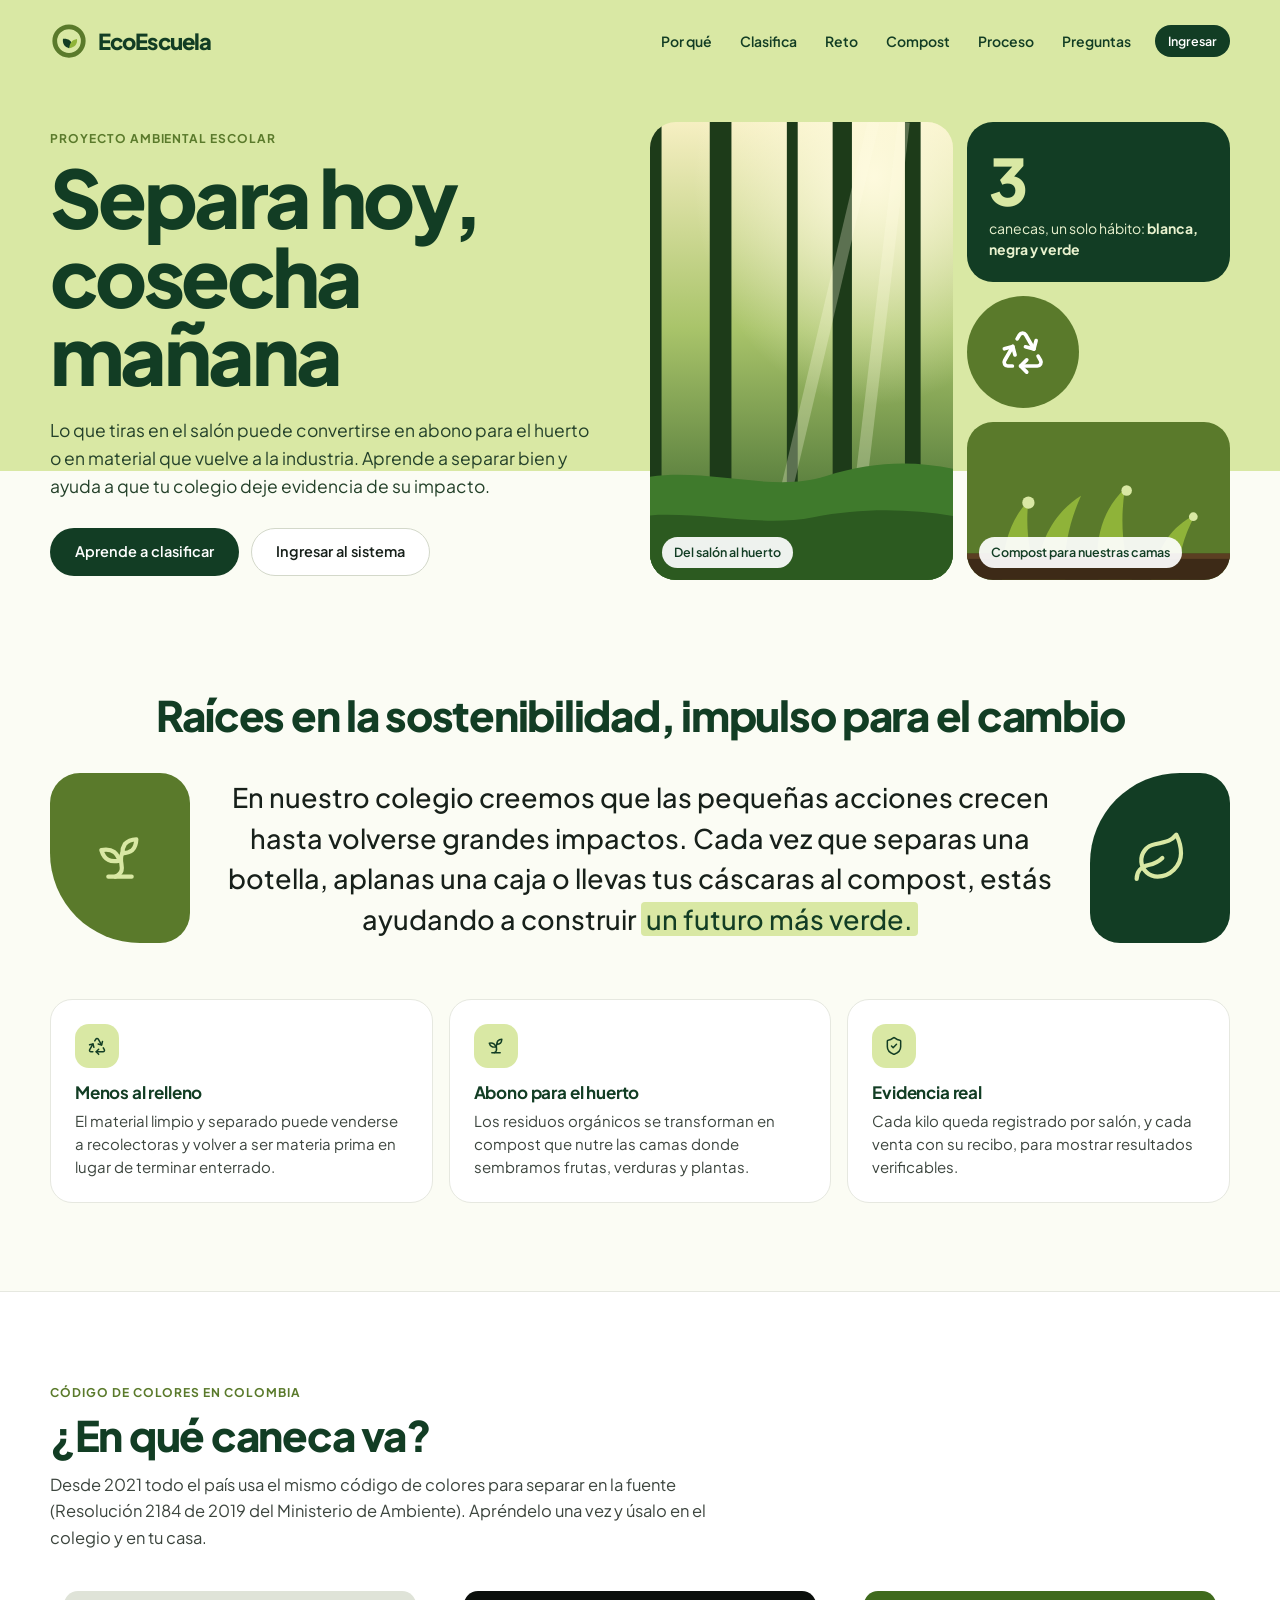
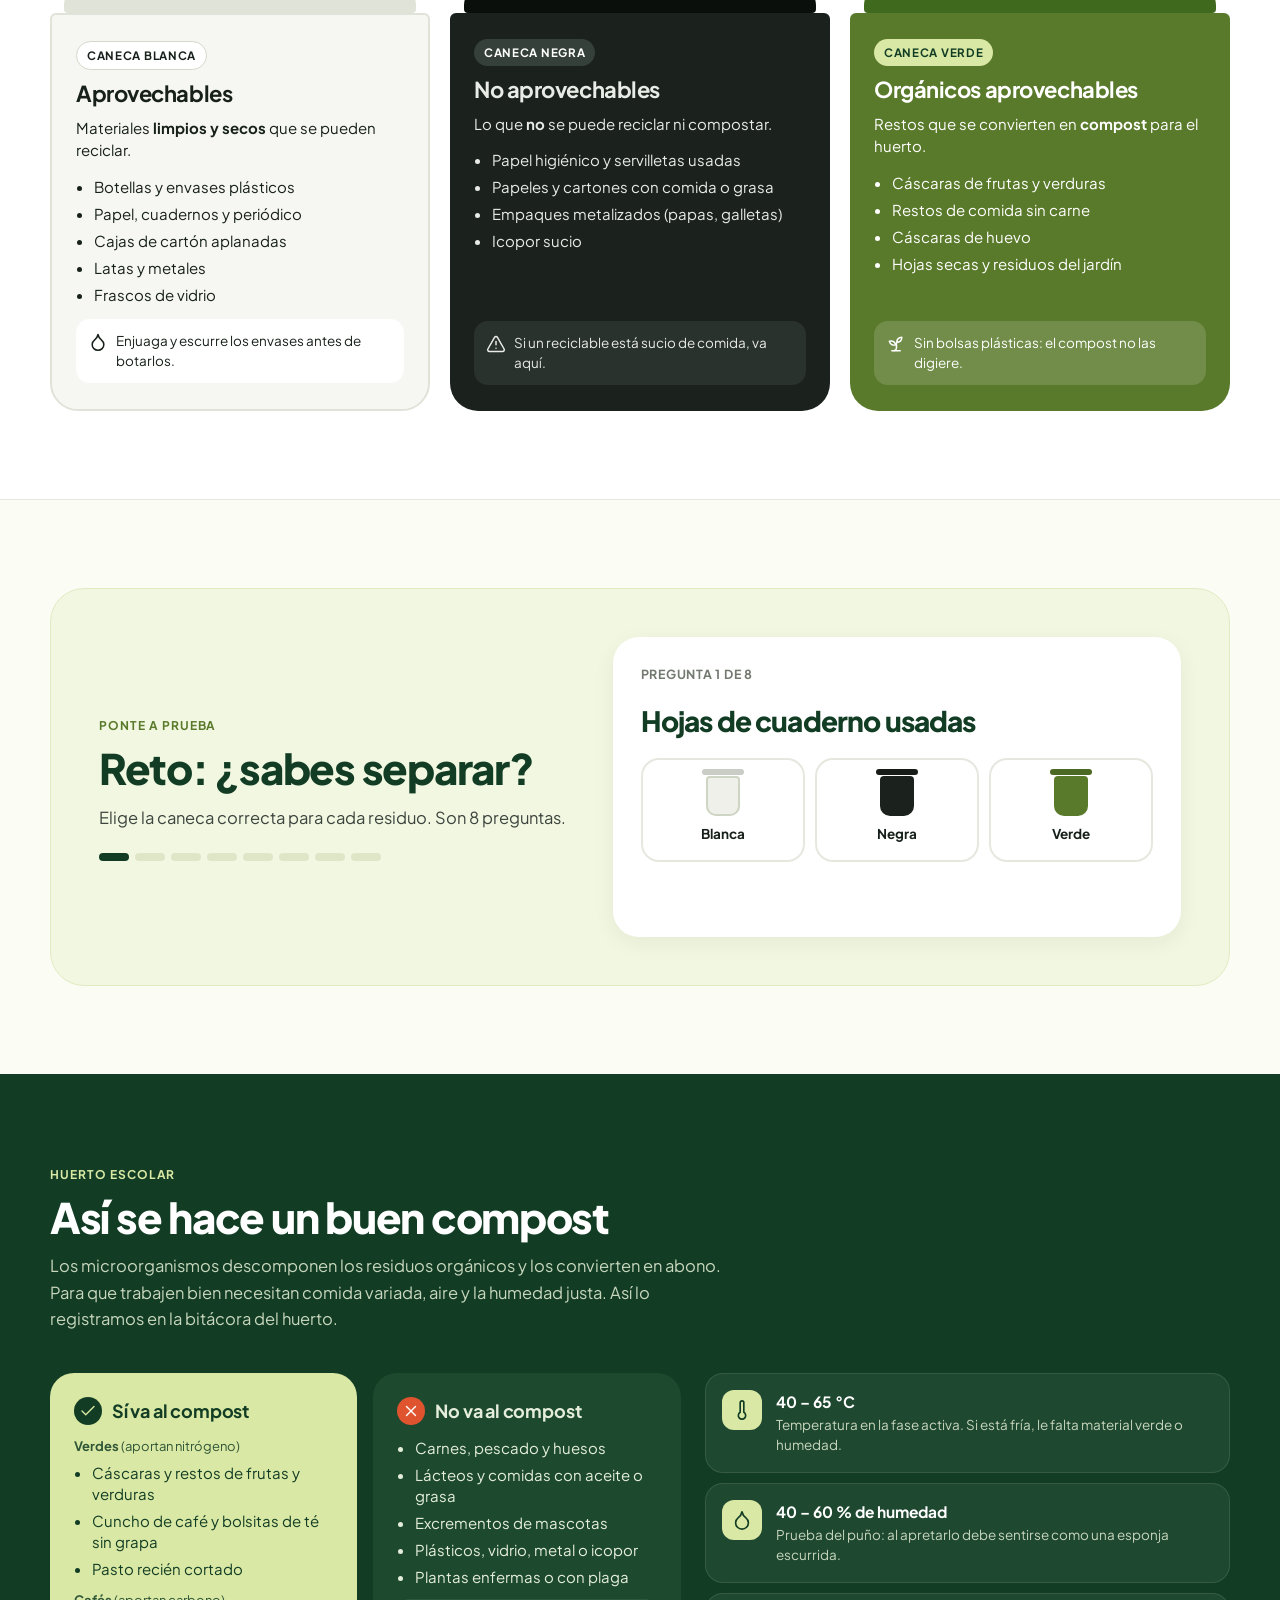
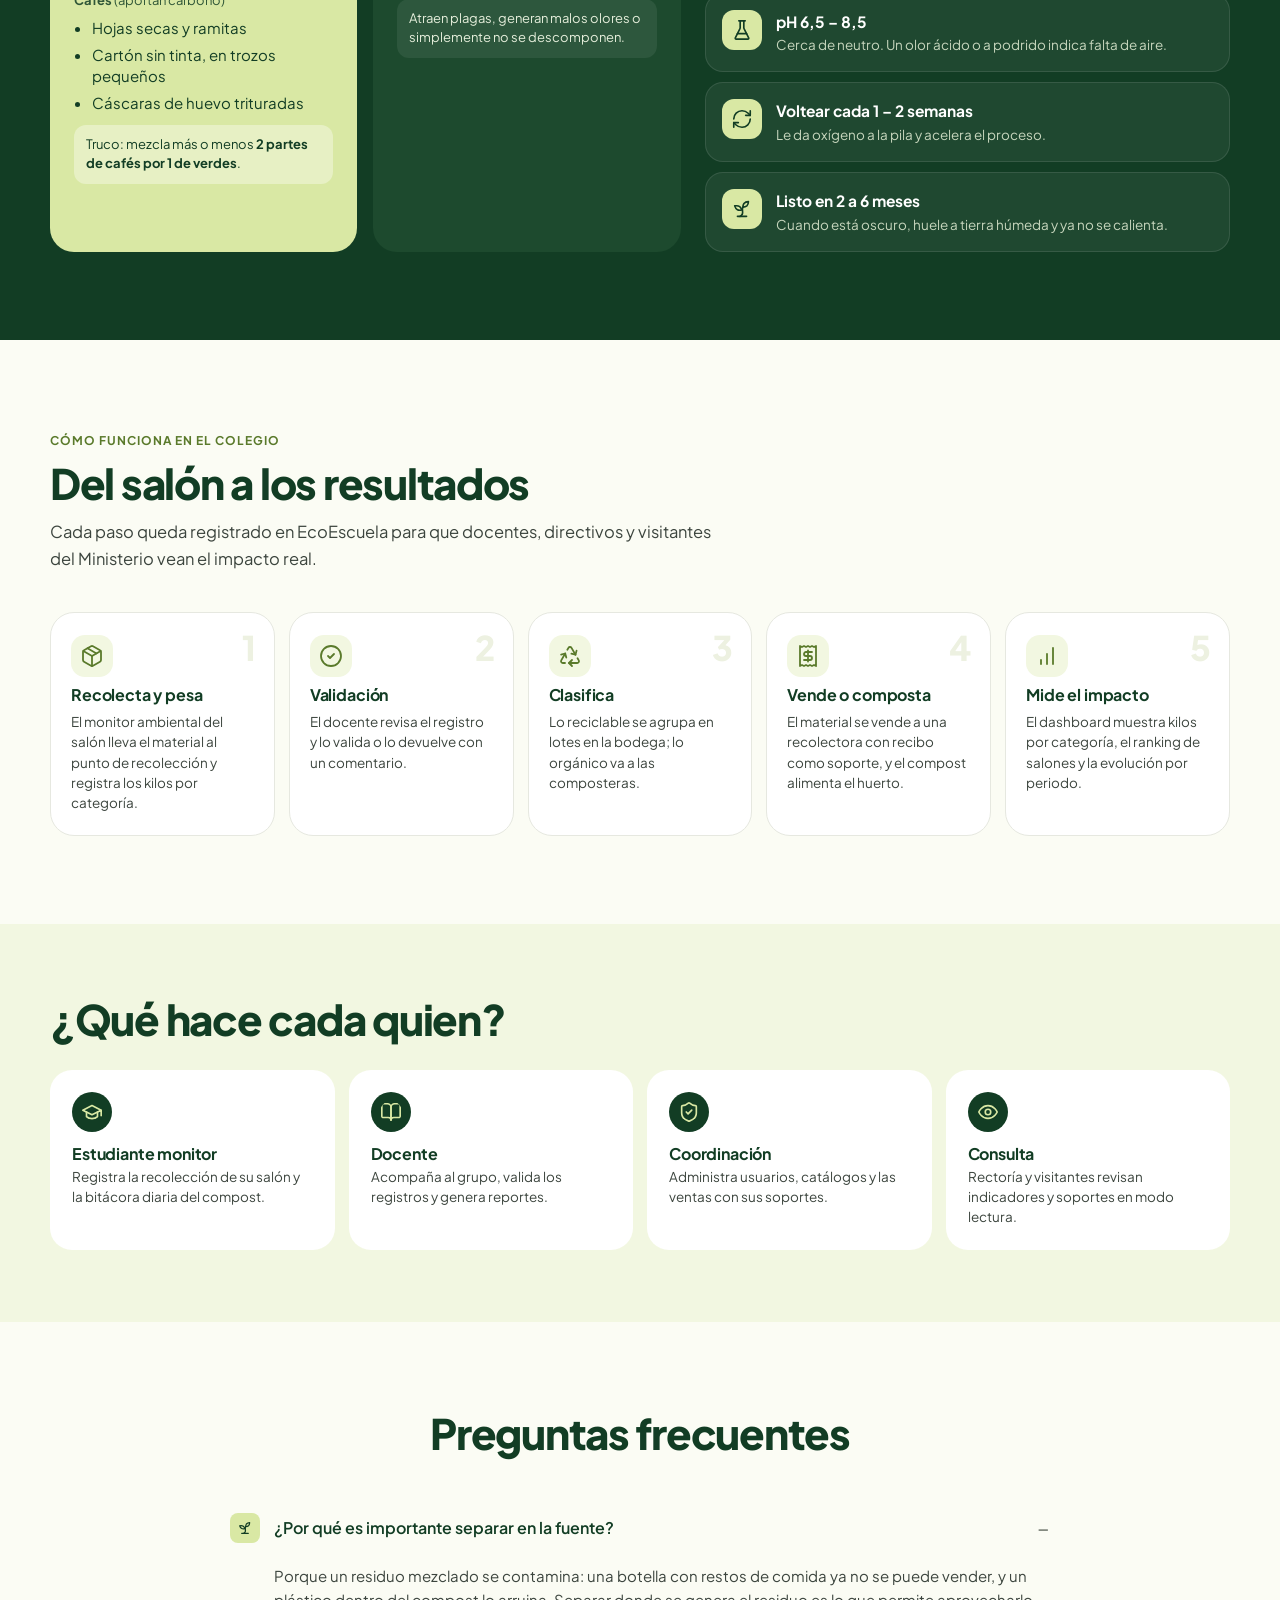
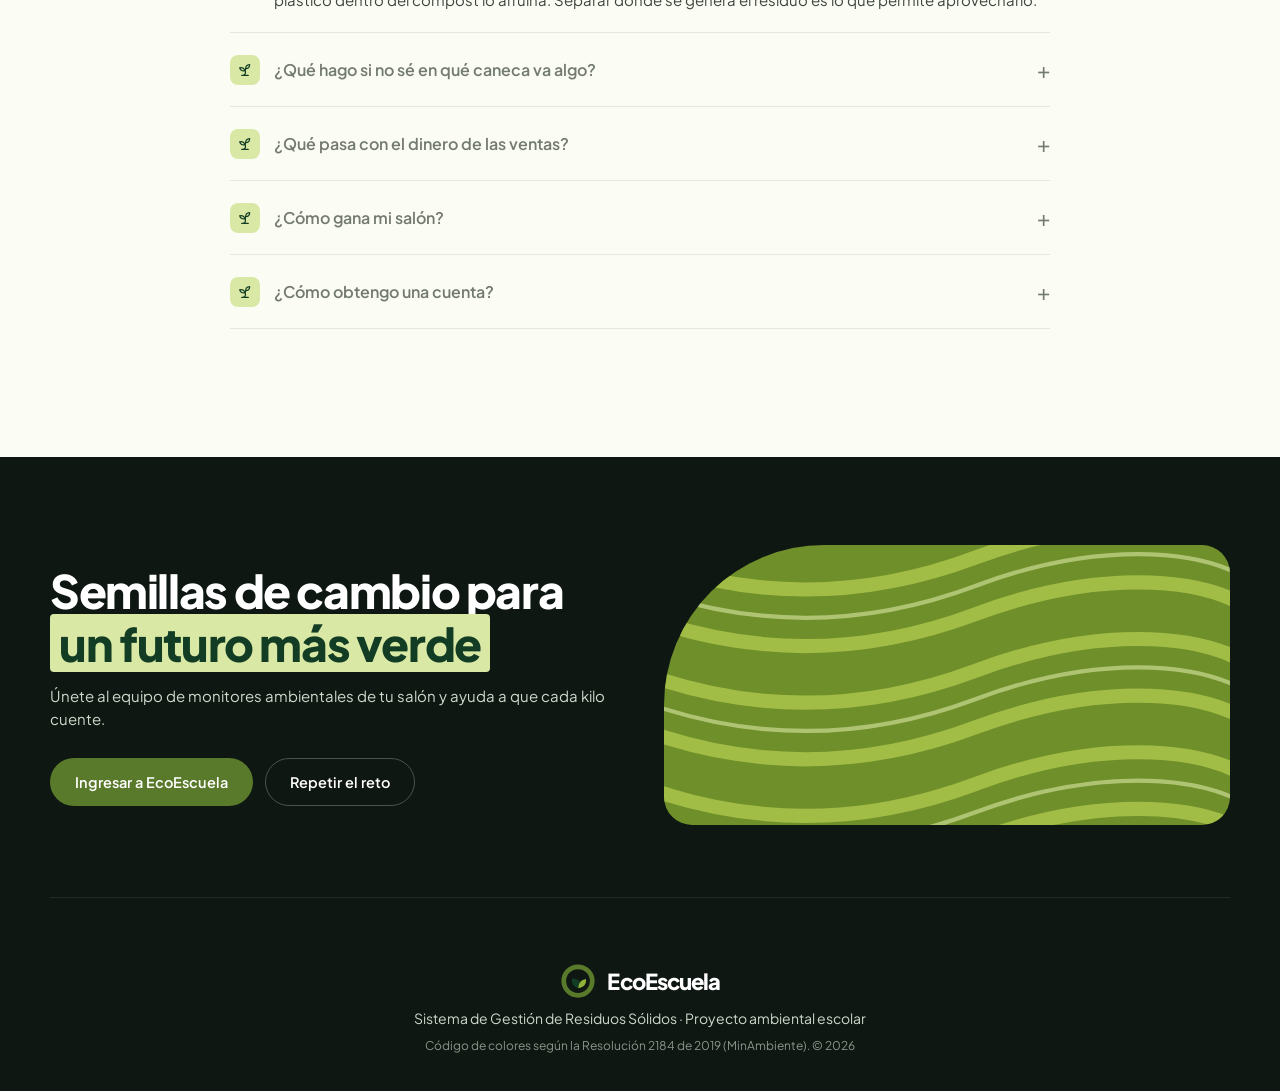
<file: index.html>
<!doctype html>
<html lang="es">
<head>
  <meta charset="utf-8">
  <meta name="viewport" content="width=device-width, initial-scale=1">
  <title>EcoEscuela · Aprende a separar, compostar y reciclar</title>
  <meta name="description" content="Guía para estudiantes: cómo separar los residuos con el código de colores de Colombia, cómo funciona el compost del huerto y cómo participa tu salón.">
  <link rel="icon" href="assets/img/favicon.svg" type="image/svg+xml">
  <link rel="preconnect" href="https://fonts.googleapis.com">
  <link rel="preconnect" href="https://fonts.gstatic.com" crossorigin>
  <link href="https://fonts.googleapis.com/css2?family=Plus+Jakarta+Sans:wght@400;500;600;700;800&display=swap" rel="stylesheet">
  <link rel="stylesheet" href="src/styles/tokens.css">
  <link rel="stylesheet" href="src/styles/base.css">
  <link rel="stylesheet" href="src/styles/components.css">
  <link rel="stylesheet" href="src/styles/pages/landing.css">
</head>
<body class="landing">

  <!-- ============ HERO ============ -->
  <header class="lp-hero" id="inicio">
    <nav class="lp-nav lp-wrap" aria-label="Principal">
      <a class="lp-logo" href="#inicio" data-logo aria-label="EcoEscuela"></a>
      <button class="lp-nav__toggle icon-btn" type="button" aria-expanded="false" aria-controls="lp-menu" aria-label="Abrir menú" data-icon="sliders"></button>
      <div class="lp-nav__links" id="lp-menu">
        <a href="#por-que">Por qué</a>
        <a href="#clasifica">Clasifica</a>
        <a href="#reto">Reto</a>
        <a href="#compost">Compost</a>
        <a href="#proceso">Proceso</a>
        <a href="#preguntas">Preguntas</a>
        <a class="btn btn--dark btn--sm" href="login.html">Ingresar</a>
      </div>
    </nav>

    <div class="lp-hero__grid lp-wrap">
      <div class="lp-hero__copy">
        <span class="lp-eyebrow">Proyecto ambiental escolar</span>
        <h1 class="lp-hero__title">Separa hoy, cosecha mañana</h1>
        <p class="lp-hero__lead">Lo que tiras en el salón puede convertirse en abono para el huerto o en material que vuelve a la industria. Aprende a separar bien y ayuda a que tu colegio deje evidencia de su impacto.</p>
        <div class="lp-hero__cta">
          <a class="btn btn--dark" href="#clasifica">Aprende a clasificar</a>
          <a class="btn btn--outline" href="login.html">Ingresar al sistema</a>
        </div>
      </div>

      <div class="lp-hero__art" aria-hidden="true">
        <figure class="lp-tile lp-tile--tall">
          <svg viewBox="0 0 300 380" preserveAspectRatio="xMidYMid slice">
            <defs>
              <linearGradient id="sky" x1="0" y1="0" x2="0" y2="1"><stop offset="0" stop-color="#f6efc2"/><stop offset=".45" stop-color="#a9c46a"/><stop offset="1" stop-color="#2f5a26"/></linearGradient>
              <radialGradient id="sun" cx=".7" cy=".12" r=".5"><stop offset="0" stop-color="#fffbe0" stop-opacity=".95"/><stop offset="1" stop-color="#fffbe0" stop-opacity="0"/></radialGradient>
            </defs>
            <rect width="300" height="380" fill="url(#sky)"/><rect width="300" height="380" fill="url(#sun)"/>
            <g fill="#1d3b19">
              <rect x="22" y="0" width="12" height="380"/><rect x="74" y="0" width="18" height="380"/><rect x="138" y="0" width="9" height="380"/>
              <rect x="176" y="0" width="16" height="380"/><rect x="236" y="0" width="13" height="380"/><rect x="276" y="0" width="20" height="380"/>
            </g>
            <g stroke="#fffbe0" stroke-opacity=".28" stroke-width="10"><line x1="210" y1="0" x2="120" y2="380"/><line x1="235" y1="0" x2="190" y2="380"/></g>
            <path d="M0 300c60-20 120 10 170-6s90-12 130 0v86H0z" fill="#3f7a2c"/>
            <path d="M0 330c50-12 110 8 160-2s100-6 140 4v48H0z" fill="#2c5a20"/>
          </svg>
          <figcaption>Del salón al huerto</figcaption>
        </figure>
        <div class="lp-tile lp-tile--stat">
          <span class="lp-tile__big">3</span>
          <span>canecas, un solo hábito: <b>blanca, negra y verde</b></span>
        </div>
        <div class="lp-tile lp-tile--round" data-icon="recycle"></div>
        <figure class="lp-tile lp-tile--wide">
          <svg viewBox="0 0 300 180" preserveAspectRatio="xMidYMid slice">
            <rect width="300" height="180" fill="#5a7a2b"/>
            <g fill="#8fb339">
              <path d="M40 180c0-40 10-70 30-90-4 34 2 62 10 90z"/><path d="M78 180c4-50 26-80 52-96-16 36-20 66-18 96z"/>
              <path d="M150 180c-6-44 4-80 30-104-6 40-2 72 8 104z"/><path d="M210 180c6-36 24-62 50-74-14 26-20 50-18 74z"/>
            </g>
            <g fill="#d9e8a4"><circle cx="70" cy="92" r="7"/><circle cx="182" cy="78" r="6"/><circle cx="258" cy="108" r="5"/></g>
            <rect y="150" width="300" height="30" fill="#3d2a17"/><rect y="150" width="300" height="6" fill="#5b3f22"/>
          </svg>
          <figcaption>Compost para nuestras camas</figcaption>
        </figure>
      </div>
    </div>
  </header>

  <!-- ============ POR QUÉ ============ -->
  <section class="lp-section lp-statement lp-wrap" id="por-que">
    <h2 class="lp-h2">Raíces en la sostenibilidad, impulso para el cambio</h2>
    <div class="lp-statement__body">
      <span class="lp-blob lp-blob--left" aria-hidden="true" data-icon="sprout"></span>
      <p>En nuestro colegio creemos que las pequeñas acciones crecen hasta volverse grandes impactos. Cada vez que separas una botella, aplanas una caja o llevas tus cáscaras al compost, estás ayudando a construir <mark>un futuro más verde.</mark></p>
      <span class="lp-blob lp-blob--right" aria-hidden="true" data-icon="leaf"></span>
    </div>
    <div class="lp-facts">
      <article><span class="lp-facts__icon" data-icon="recycle"></span><h3>Menos al relleno</h3><p>El material limpio y separado puede venderse a recolectoras y volver a ser materia prima en lugar de terminar enterrado.</p></article>
      <article><span class="lp-facts__icon" data-icon="sprout"></span><h3>Abono para el huerto</h3><p>Los residuos orgánicos se transforman en compost que nutre las camas donde sembramos frutas, verduras y plantas.</p></article>
      <article><span class="lp-facts__icon" data-icon="shield"></span><h3>Evidencia real</h3><p>Cada kilo queda registrado por salón, y cada venta con su recibo, para mostrar resultados verificables.</p></article>
    </div>
  </section>

  <!-- ============ CLASIFICA ============ -->
  <section class="lp-section lp-sorting" id="clasifica">
    <div class="lp-wrap">
      <div class="lp-section__head">
        <span class="lp-eyebrow">Código de colores en Colombia</span>
        <h2 class="lp-h2">¿En qué caneca va?</h2>
        <p class="lp-lead">Desde 2021 todo el país usa el mismo código de colores para separar en la fuente (Resolución 2184 de 2019 del Ministerio de Ambiente). Apréndelo una vez y úsalo en el colegio y en tu casa.</p>
      </div>
      <div class="lp-bins">
        <article class="lp-bin lp-bin--white">
          <div class="lp-bin__lid"></div>
          <div class="lp-bin__body">
            <span class="lp-bin__tag">Caneca blanca</span>
            <h3>Aprovechables</h3>
            <p>Materiales <b>limpios y secos</b> que se pueden reciclar.</p>
            <ul><li>Botellas y envases plásticos</li><li>Papel, cuadernos y periódico</li><li>Cajas de cartón aplanadas</li><li>Latas y metales</li><li>Frascos de vidrio</li></ul>
            <p class="lp-bin__tip"><span data-icon="droplet"></span>Enjuaga y escurre los envases antes de botarlos.</p>
          </div>
        </article>
        <article class="lp-bin lp-bin--black">
          <div class="lp-bin__lid"></div>
          <div class="lp-bin__body">
            <span class="lp-bin__tag">Caneca negra</span>
            <h3>No aprovechables</h3>
            <p>Lo que <b>no</b> se puede reciclar ni compostar.</p>
            <ul><li>Papel higiénico y servilletas usadas</li><li>Papeles y cartones con comida o grasa</li><li>Empaques metalizados (papas, galletas)</li><li>Icopor sucio</li></ul>
            <p class="lp-bin__tip"><span data-icon="alert"></span>Si un reciclable está sucio de comida, va aquí.</p>
          </div>
        </article>
        <article class="lp-bin lp-bin--green">
          <div class="lp-bin__lid"></div>
          <div class="lp-bin__body">
            <span class="lp-bin__tag">Caneca verde</span>
            <h3>Orgánicos aprovechables</h3>
            <p>Restos que se convierten en <b>compost</b> para el huerto.</p>
            <ul><li>Cáscaras de frutas y verduras</li><li>Restos de comida sin carne</li><li>Cáscaras de huevo</li><li>Hojas secas y residuos del jardín</li></ul>
            <p class="lp-bin__tip"><span data-icon="sprout"></span>Sin bolsas plásticas: el compost no las digiere.</p>
          </div>
        </article>
      </div>
    </div>
  </section>

  <!-- ============ RETO ============ -->
  <section class="lp-section lp-wrap" id="reto">
    <div class="lp-quiz">
      <div class="lp-quiz__intro">
        <span class="lp-eyebrow">Ponte a prueba</span>
        <h2 class="lp-h2">Reto: ¿sabes separar?</h2>
        <p class="lp-lead">Elige la caneca correcta para cada residuo. Son 8 preguntas.</p>
        <div class="lp-quiz__score" data-quiz="score" aria-live="polite"></div>
      </div>
      <div class="lp-quiz__card" data-quiz="card"></div>
    </div>
  </section>

  <!-- ============ COMPOST ============ -->
  <section class="lp-section lp-compost" id="compost">
    <div class="lp-wrap">
      <div class="lp-section__head">
        <span class="lp-eyebrow">Huerto escolar</span>
        <h2 class="lp-h2">Así se hace un buen compost</h2>
        <p class="lp-lead">Los microorganismos descomponen los residuos orgánicos y los convierten en abono. Para que trabajen bien necesitan comida variada, aire y la humedad justa. Así lo registramos en la bitácora del huerto.</p>
      </div>
      <div class="lp-compost__grid">
        <div class="lp-compost__lists">
          <article class="lp-list lp-list--yes">
            <h3><span data-icon="check"></span>Sí va al compost</h3>
            <p class="lp-list__sub"><b>Verdes</b> (aportan nitrógeno)</p>
            <ul><li>Cáscaras y restos de frutas y verduras</li><li>Cuncho de café y bolsitas de té sin grapa</li><li>Pasto recién cortado</li></ul>
            <p class="lp-list__sub"><b>Cafés</b> (aportan carbono)</p>
            <ul><li>Hojas secas y ramitas</li><li>Cartón sin tinta, en trozos pequeños</li><li>Cáscaras de huevo trituradas</li></ul>
            <p class="lp-note">Truco: mezcla más o menos <b>2 partes de cafés por 1 de verdes</b>.</p>
          </article>
          <article class="lp-list lp-list--no">
            <h3><span data-icon="x"></span>No va al compost</h3>
            <ul><li>Carnes, pescado y huesos</li><li>Lácteos y comidas con aceite o grasa</li><li>Excrementos de mascotas</li><li>Plásticos, vidrio, metal o icopor</li><li>Plantas enfermas o con plaga</li></ul>
            <p class="lp-note">Atraen plagas, generan malos olores o simplemente no se descomponen.</p>
          </article>
        </div>
        <div class="lp-params">
          <article><span data-icon="thermometer"></span><div><b>40 – 65 °C</b><p>Temperatura en la fase activa. Si está fría, le falta material verde o humedad.</p></div></article>
          <article><span data-icon="droplet"></span><div><b>40 – 60 % de humedad</b><p>Prueba del puño: al apretarlo debe sentirse como una esponja escurrida.</p></div></article>
          <article><span data-icon="flask"></span><div><b>pH 6,5 – 8,5</b><p>Cerca de neutro. Un olor ácido o a podrido indica falta de aire.</p></div></article>
          <article><span data-icon="refresh"></span><div><b>Voltear cada 1 – 2 semanas</b><p>Le da oxígeno a la pila y acelera el proceso.</p></div></article>
          <article><span data-icon="sprout"></span><div><b>Listo en 2 a 6 meses</b><p>Cuando está oscuro, huele a tierra húmeda y ya no se calienta.</p></div></article>
        </div>
      </div>
    </div>
  </section>

  <!-- ============ PROCESO ============ -->
  <section class="lp-section lp-wrap" id="proceso">
    <div class="lp-section__head">
      <span class="lp-eyebrow">Cómo funciona en el colegio</span>
      <h2 class="lp-h2">Del salón a los resultados</h2>
      <p class="lp-lead">Cada paso queda registrado en EcoEscuela para que docentes, directivos y visitantes del Ministerio vean el impacto real.</p>
    </div>
    <ol class="lp-steps">
      <li><span class="lp-steps__n">1</span><span data-icon="package"></span><h3>Recolecta y pesa</h3><p>El monitor ambiental del salón lleva el material al punto de recolección y registra los kilos por categoría.</p></li>
      <li><span class="lp-steps__n">2</span><span data-icon="check-circle"></span><h3>Validación</h3><p>El docente revisa el registro y lo valida o lo devuelve con un comentario.</p></li>
      <li><span class="lp-steps__n">3</span><span data-icon="recycle"></span><h3>Clasifica</h3><p>Lo reciclable se agrupa en lotes en la bodega; lo orgánico va a las composteras.</p></li>
      <li><span class="lp-steps__n">4</span><span data-icon="receipt"></span><h3>Vende o composta</h3><p>El material se vende a una recolectora con recibo como soporte, y el compost alimenta el huerto.</p></li>
      <li><span class="lp-steps__n">5</span><span data-icon="chart"></span><h3>Mide el impacto</h3><p>El dashboard muestra kilos por categoría, el ranking de salones y la evolución por periodo.</p></li>
    </ol>
  </section>

  <!-- ============ ROLES ============ -->
  <section class="lp-section lp-roles">
    <div class="lp-wrap">
      <div class="lp-section__head">
        <h2 class="lp-h2">¿Qué hace cada quien?</h2>
      </div>
      <div class="lp-roles__grid">
        <article><span data-icon="school"></span><h3>Estudiante monitor</h3><p>Registra la recolección de su salón y la bitácora diaria del compost.</p></article>
        <article><span data-icon="book"></span><h3>Docente</h3><p>Acompaña al grupo, valida los registros y genera reportes.</p></article>
        <article><span data-icon="shield"></span><h3>Coordinación</h3><p>Administra usuarios, catálogos y las ventas con sus soportes.</p></article>
        <article><span data-icon="eye"></span><h3>Consulta</h3><p>Rectoría y visitantes revisan indicadores y soportes en modo lectura.</p></article>
      </div>
    </div>
  </section>

  <!-- ============ PREGUNTAS ============ -->
  <section class="lp-section lp-wrap lp-faq" id="preguntas">
    <h2 class="lp-h2" style="text-align:center">Preguntas frecuentes</h2>
    <div class="lp-faq__list">
      <details open>
        <summary><span class="lp-faq__icon" data-icon="sprout"></span>¿Por qué es importante separar en la fuente?</summary>
        <p>Porque un residuo mezclado se contamina: una botella con restos de comida ya no se puede vender, y un plástico dentro del compost lo arruina. Separar donde se genera el residuo es lo que permite aprovecharlo.</p>
      </details>
      <details>
        <summary><span class="lp-faq__icon" data-icon="sprout"></span>¿Qué hago si no sé en qué caneca va algo?</summary>
        <p>Pregúntate: ¿está limpio y seco y es plástico, papel, cartón, vidrio o metal? → blanca. ¿Es un resto de comida o del jardín? → verde. ¿Está sucio o es papel higiénico, servilleta o empaque metalizado? → negra. Si dudas, pregúntale al monitor ambiental de tu salón.</p>
      </details>
      <details>
        <summary><span class="lp-faq__icon" data-icon="sprout"></span>¿Qué pasa con el dinero de las ventas?</summary>
        <p>Cada venta queda registrada con la recolectora, los kilos, el precio y una foto o PDF del recibo. Esos soportes son evidencia del proyecto ante el Ministerio y el colegio decide cómo reinvertir los recursos.</p>
      </details>
      <details>
        <summary><span class="lp-faq__icon" data-icon="sprout"></span>¿Cómo gana mi salón?</summary>
        <p>El dashboard muestra un ranking de salones por kilos reciclados en cada periodo. Mientras mejor separen, más material válido suman.</p>
      </details>
      <details>
        <summary><span class="lp-faq__icon" data-icon="sprout"></span>¿Cómo obtengo una cuenta?</summary>
        <p>Las cuentas las crea la coordinación del proyecto. Si eres monitor ambiental de tu salón, pídesela a tu docente.</p>
      </details>
    </div>
  </section>

  <!-- ============ CTA OSCURO ============ -->
  <section class="lp-dark">
    <div class="lp-wrap lp-dark__grid">
      <div>
        <h2 class="lp-dark__title">Semillas de cambio para <mark>un futuro más verde</mark></h2>
        <p>Únete al equipo de monitores ambientales de tu salón y ayuda a que cada kilo cuente.</p>
        <div class="lp-hero__cta">
          <a class="btn btn--primary" href="login.html">Ingresar a EcoEscuela</a>
          <a class="btn lp-btn-ghost-light" href="#reto">Repetir el reto</a>
        </div>
      </div>
      <figure class="lp-dark__art" aria-hidden="true">
        <svg viewBox="0 0 400 260" preserveAspectRatio="xMidYMid slice">
          <rect width="400" height="260" fill="#6f8f2a"/>
          <g stroke="#a7c24a" stroke-width="10" fill="none" opacity=".9">
            <path d="M-20 40c80 30 160 30 240 0s160-30 200 0"/><path d="M-20 80c80 30 160 30 240 0s160-30 200 0"/>
            <path d="M-20 120c80 30 160 30 240 0s160-30 200 0"/><path d="M-20 160c80 30 160 30 240 0s160-30 200 0"/>
            <path d="M-20 200c80 30 160 30 240 0s160-30 200 0"/><path d="M-20 240c80 30 160 30 240 0s160-30 200 0"/>
          </g>
          <g stroke="#d9e8a4" stroke-width="3" fill="none" opacity=".6">
            <path d="M-20 60c80 30 160 30 240 0s160-30 200 0"/><path d="M-20 140c80 30 160 30 240 0s160-30 200 0"/><path d="M-20 220c80 30 160 30 240 0s160-30 200 0"/>
          </g>
        </svg>
      </figure>
    </div>
    <footer class="lp-footer lp-wrap">
      <a class="lp-logo lp-logo--light" href="#inicio" data-logo aria-label="EcoEscuela"></a>
      <p>Sistema de Gestión de Residuos Sólidos · Proyecto ambiental escolar</p>
      <p class="lp-footer__small">Código de colores según la Resolución 2184 de 2019 (MinAmbiente). © <span data-year></span></p>
    </footer>
  </section>

  <script type="module" src="src/pages/landing.js"></script>
</body>
</html>
</file>
<file: src/styles/tokens.css>
/* =========================================================
   TOKENS DE DISEÑO — EcoEscuela
   Cambia aquí colores, radios y sombras: todo el sistema los usa.
   ========================================================= */
:root {
  --font-sans: "Plus Jakarta Sans", system-ui, -apple-system, "Segoe UI", Roboto, sans-serif;

  /* Superficies */
  --c-bg: #f2f3ee;
  --c-surface: #ffffff;
  --c-surface-2: #f7f8f4;
  --c-surface-3: #eef0e9;
  --c-border: #e6e8e0;
  --c-border-strong: #d3d8ca;

  /* Texto */
  --c-text: #17201a;
  --c-text-2: #3c453e;
  --c-muted: #737a70;

  /* Marca */
  --c-primary: #5a7a2b;
  --c-primary-hover: #4a6721;
  --c-primary-soft: #eaf1dc;
  --c-lime: #d9e8a4;
  --c-lime-soft: #f2f7e1;
  --c-forest: #123d24;
  --c-ink: #0f1712;

  /* Estados */
  --c-danger: #e0532f;
  --c-danger-soft: #fdebe5;
  --c-warning: #c98315;
  --c-warning-soft: #fdf3e1;
  --c-info: #3a7bbf;
  --c-info-soft: #e6f0fa;
  --c-success: #4b8f2c;
  --c-success-soft: #e7f4df;

  /* Forma */
  --radius-sm: 10px;
  --radius: 14px;
  --radius-lg: 20px;
  --radius-xl: 28px;
  --radius-pill: 999px;

  --shadow-sm: 0 1px 2px rgba(20, 30, 20, .05);
  --shadow: 0 6px 22px rgba(20, 35, 20, .06);
  --shadow-lg: 0 28px 70px rgba(15, 30, 15, .20);

  /* Texturas (barras rayadas como en la referencia) */
  --hatch: repeating-linear-gradient(135deg, #e2e5dc 0 2px, #f5f6f2 2px 6px);
  --hatch-primary: repeating-linear-gradient(135deg, #5a7a2b 0 2px, #71913d 2px 6px);

  --ease: cubic-bezier(.2, .7, .2, 1);
  --topbar-h: 76px;
}
</file>
<file: src/styles/base.css>
/* =========================================================
   BASE — reset, tipografía y utilidades
   ========================================================= */
*, *::before, *::after { box-sizing: border-box; }

html { -webkit-text-size-adjust: 100%; }

body {
  margin: 0;
  font-family: var(--font-sans);
  font-size: 14px;
  line-height: 1.5;
  color: var(--c-text);
  background: var(--c-bg);
  -webkit-font-smoothing: antialiased;
}

h1, h2, h3, h4 { margin: 0; line-height: 1.2; letter-spacing: -.01em; }
p { margin: 0; }
a { color: inherit; }
img, svg { display: block; max-width: 100%; }
button, input, select, textarea { font: inherit; color: inherit; }
button { cursor: pointer; }
[hidden] { display: none !important; }

.icon { flex-shrink: 0; }

/* Utilidades */
.text-muted { color: var(--c-muted); }
.text-sm { font-size: 12.5px; }
.text-xs { font-size: 11.5px; }
.text-right { text-align: right; }
.fw-600 { font-weight: 600; }
.fw-700 { font-weight: 700; }
.nowrap { white-space: nowrap; }
.mono { font-variant-numeric: tabular-nums; }
.stack { display: flex; flex-direction: column; gap: 16px; }
.row { display: flex; align-items: center; gap: 10px; }
.row--wrap { flex-wrap: wrap; }
.row--between { justify-content: space-between; }
.grow { flex: 1; min-width: 0; }
.sr-only {
  position: absolute; width: 1px; height: 1px; padding: 0; margin: -1px;
  overflow: hidden; clip: rect(0, 0, 0, 0); white-space: nowrap; border: 0;
}

:focus-visible { outline: 2px solid var(--c-primary); outline-offset: 2px; }
</file>
<file: src/styles/components.css>
/* =========================================================
   COMPONENTES COMPARTIDOS
   Botones, formularios, cards, tablas, badges, tabs, modales,
   toasts, paginación. Úsalos en cualquier módulo.
   ========================================================= */

/* ---------- Botones ---------- */
.btn {
  display: inline-flex; align-items: center; justify-content: center; gap: 8px;
  height: 40px; padding: 0 18px;
  border: 1px solid transparent; border-radius: var(--radius-pill);
  font-weight: 600; font-size: 13.5px; white-space: nowrap;
  background: var(--c-surface); color: var(--c-text);
  transition: background .15s var(--ease), border-color .15s, transform .1s;
  text-decoration: none;
}
.btn:active { transform: translateY(1px); }
.btn:disabled { opacity: .55; cursor: not-allowed; }
.btn--primary { background: var(--c-primary); color: #fff; }
.btn--primary:hover:not(:disabled) { background: var(--c-primary-hover); }
.btn--dark { background: var(--c-forest); color: #fff; }
.btn--dark:hover:not(:disabled) { background: #0c2f1b; }
.btn--outline { border-color: var(--c-border-strong); background: var(--c-surface); }
.btn--outline:hover:not(:disabled) { background: var(--c-surface-2); }
.btn--ghost { background: transparent; }
.btn--ghost:hover:not(:disabled) { background: var(--c-surface-3); }
.btn--danger { background: var(--c-danger); color: #fff; }
.btn--danger:hover:not(:disabled) { background: #c8441f; }
.btn--sm { height: 32px; padding: 0 12px; font-size: 12.5px; }
.btn--block { width: 100%; }

.icon-btn {
  display: inline-grid; place-items: center;
  width: 40px; height: 40px; border-radius: 50%;
  border: 1px solid var(--c-border); background: var(--c-surface);
  color: var(--c-text-2); text-decoration: none;
  transition: background .15s;
}
.icon-btn:hover { background: var(--c-surface-3); }
.icon-btn--sm { width: 32px; height: 32px; }
.icon-btn--plain { border-color: transparent; background: transparent; }

/* ---------- Formularios ---------- */
.form-grid { display: grid; grid-template-columns: repeat(2, minmax(0, 1fr)); gap: 14px 16px; }
.form-grid--3 { grid-template-columns: repeat(3, minmax(0, 1fr)); }
.field { display: flex; flex-direction: column; gap: 6px; min-width: 0; }
.field--full { grid-column: 1 / -1; }
.field__label { font-size: 12.5px; font-weight: 600; color: var(--c-text-2); }
.field__label .req { color: var(--c-danger); font-weight: 700; }
.field__help { font-size: 11.5px; color: var(--c-muted); }
.field__error { font-size: 11.5px; color: var(--c-danger); min-height: 0; }
.field__error:empty { display: none; }
.field.has-error .input { border-color: var(--c-danger); background: #fffaf8; }

.input {
  width: 100%; height: 42px; padding: 0 14px;
  border: 1px solid var(--c-border-strong); border-radius: 12px;
  background: var(--c-surface); font-size: 14px;
  transition: border-color .15s, box-shadow .15s;
}
textarea.input { height: auto; padding: 10px 14px; resize: vertical; min-height: 80px; }
select.input {
  appearance: none; padding-right: 36px; cursor: pointer;
  background-image: url("data:image/svg+xml,%3Csvg xmlns='http://www.w3.org/2000/svg' width='14' height='14' viewBox='0 0 24 24' fill='none' stroke='%23737a70' stroke-width='2' stroke-linecap='round' stroke-linejoin='round'%3E%3Cpath d='m6 9 6 6 6-6'/%3E%3C/svg%3E");
  background-repeat: no-repeat; background-position: right 12px center;
}
.input:focus { outline: none; border-color: var(--c-primary); box-shadow: 0 0 0 3px var(--c-primary-soft); }
.input:disabled, .input[readonly] { background: var(--c-surface-2); color: var(--c-muted); }
.input--sm { height: 36px; font-size: 13px; padding: 0 12px; border-radius: 10px; }
.input--color { padding: 4px; width: 64px; cursor: pointer; }

.input-icon { position: relative; }
.input-icon > .icon { position: absolute; left: 13px; top: 50%; transform: translateY(-50%); color: var(--c-muted); pointer-events: none; }
.input-icon > .input { padding-left: 38px; }

/* Interruptor */
.switch { display: inline-flex; align-items: center; gap: 10px; cursor: pointer; font-size: 13.5px; }
.switch input { position: absolute; opacity: 0; pointer-events: none; }
.switch__track {
  position: relative; width: 38px; height: 22px; border-radius: 999px;
  background: var(--c-border-strong); transition: background .15s;
}
.switch__track::after {
  content: ""; position: absolute; top: 3px; left: 3px; width: 16px; height: 16px;
  border-radius: 50%; background: #fff; box-shadow: var(--shadow-sm); transition: transform .15s var(--ease);
}
.switch input:checked + .switch__track { background: var(--c-primary); }
.switch input:checked + .switch__track::after { transform: translateX(16px); }
.switch input:focus-visible + .switch__track { outline: 2px solid var(--c-primary); outline-offset: 2px; }

.checkbox { width: 16px; height: 16px; accent-color: var(--c-primary); cursor: pointer; }

/* ---------- Cards ---------- */
.card {
  background: var(--c-surface); border: 1px solid var(--c-border);
  border-radius: var(--radius-lg); padding: 20px;
}
.card--flush { padding: 0; overflow: hidden; }
.card__head { display: flex; align-items: flex-start; justify-content: space-between; gap: 12px; margin-bottom: 16px; }
.card__title { font-size: 16px; font-weight: 700; }
.card__subtitle { font-size: 12.5px; color: var(--c-muted); margin-top: 2px; }

/* Tarjeta de indicador (estilo referencia) */
.stat {
  position: relative; display: flex; flex-direction: column; gap: 4px;
  background: var(--c-surface); border: 1px solid var(--c-border);
  border-radius: var(--radius-lg); padding: 18px 18px 16px;
  min-height: 138px;
}
.stat__icon {
  width: 36px; height: 36px; display: grid; place-items: center; margin-bottom: 12px;
  color: var(--c-text);
}
.stat__value { font-size: 24px; font-weight: 700; letter-spacing: -.02em; font-variant-numeric: tabular-nums; }
.stat__label { font-size: 12.5px; color: var(--c-muted); line-height: 1.35; max-width: 18ch; }
.stat__chip { position: absolute; top: 16px; right: 16px; }
.stat--accent { background: var(--c-lime-soft); border-color: #e1ebc2; }

.stats-grid { display: grid; grid-template-columns: repeat(4, minmax(0, 1fr)); gap: 14px; }

/* ---------- Badges / chips ---------- */
.badge {
  display: inline-flex; align-items: center; gap: 6px;
  height: 24px; padding: 0 10px; border-radius: var(--radius-pill);
  font-size: 11.5px; font-weight: 600; white-space: nowrap;
  background: var(--c-surface-3); color: var(--c-text-2);
}
.badge::before { content: ""; width: 6px; height: 6px; border-radius: 50%; background: currentColor; opacity: .85; }
.badge--plain::before { display: none; }
.badge--success { background: var(--c-success-soft); color: var(--c-success); }
.badge--warning { background: var(--c-warning-soft); color: var(--c-warning); }
.badge--danger  { background: var(--c-danger-soft); color: var(--c-danger); }
.badge--info    { background: var(--c-info-soft); color: var(--c-info); }
.badge--primary { background: var(--c-primary-soft); color: var(--c-primary); }
.badge--dark    { background: var(--c-forest); color: #fff; }

.chip {
  display: inline-flex; align-items: center; height: 22px; padding: 0 8px; border-radius: 6px;
  font-size: 11px; font-weight: 700; color: #fff; background: var(--c-primary);
}
.chip--danger { background: var(--c-danger); }

.swatch { width: 12px; height: 12px; border-radius: 4px; display: inline-block; flex-shrink: 0; box-shadow: inset 0 0 0 1px rgba(0,0,0,.08); }

/* ---------- Avatar ---------- */
.avatar {
  width: 36px; height: 36px; border-radius: 50%; flex-shrink: 0;
  display: grid; place-items: center;
  background: var(--c-lime); color: var(--c-forest);
  font-weight: 700; font-size: 13px;
}
.avatar--sm { width: 30px; height: 30px; font-size: 11.5px; }

/* ---------- Tablas ---------- */
.table-wrap { overflow-x: auto; }
.table { width: 100%; border-collapse: collapse; font-size: 13.5px; }
.table th {
  text-align: left; font-weight: 600; font-size: 12px; color: var(--c-muted);
  padding: 12px 16px; border-bottom: 1px solid var(--c-border); white-space: nowrap;
  background: var(--c-surface-2);
}
.table td { padding: 13px 16px; border-bottom: 1px solid var(--c-border); vertical-align: middle; }
.table tbody tr:last-child td { border-bottom: 0; }
.table tbody tr:hover td { background: #fafbf8; }
.table .is-right { text-align: right; }
.table .is-center { text-align: center; }
.table .col-actions { width: 1%; white-space: nowrap; text-align: right; }
.table .col-check { width: 1%; }
.table tr.is-muted td { color: var(--c-muted); }
.cell-main { font-weight: 600; }
.cell-sub { font-size: 12px; color: var(--c-muted); }
.cell-user { display: flex; align-items: center; gap: 10px; }

/* ---------- Toolbar / filtros ---------- */
.toolbar { display: flex; flex-wrap: wrap; align-items: flex-end; gap: 10px; }
.toolbar .field { min-width: 150px; }
.toolbar .field--search { flex: 1; min-width: 200px; }

/* ---------- Tabs ---------- */
.tabs {
  display: flex; gap: 4px; padding: 4px; overflow-x: auto;
  background: var(--c-surface); border: 1px solid var(--c-border); border-radius: var(--radius-pill);
  width: max-content; max-width: 100%; scrollbar-width: none;
}
.tabs::-webkit-scrollbar { display: none; }
.tabs__item {
  display: inline-flex; align-items: center; gap: 7px; height: 36px; padding: 0 16px;
  border-radius: var(--radius-pill); text-decoration: none; font-weight: 600; font-size: 13px;
  color: var(--c-muted); white-space: nowrap; border: 0; background: none;
}
.tabs__item:hover { color: var(--c-text); background: var(--c-surface-2); }
.tabs__item.is-active { background: var(--c-primary); color: #fff; }

/* ---------- Paginación ---------- */
.pagination { display: flex; align-items: center; justify-content: space-between; gap: 12px; padding: 12px 16px; border-top: 1px solid var(--c-border); flex-wrap: wrap; }
.pagination__pages { display: flex; gap: 4px; }
.pagination__btn {
  min-width: 32px; height: 32px; padding: 0 8px; border-radius: 9px;
  border: 1px solid var(--c-border); background: var(--c-surface); font-size: 12.5px; font-weight: 600;
}
.pagination__btn.is-active { background: var(--c-forest); color: #fff; border-color: var(--c-forest); }
.pagination__btn:disabled { opacity: .45; cursor: not-allowed; }

/* ---------- Estados vacíos / carga ---------- */
.loader { display: flex; align-items: center; justify-content: center; gap: 10px; padding: 48px 16px; color: var(--c-muted); }
.spinner {
  width: 18px; height: 18px; border-radius: 50%;
  border: 2px solid var(--c-border-strong); border-top-color: var(--c-primary);
  animation: spin .8s linear infinite;
}
@keyframes spin { to { transform: rotate(360deg); } }

.empty { display: flex; flex-direction: column; align-items: center; text-align: center; gap: 8px; padding: 48px 20px; color: var(--c-muted); }
.empty__icon { width: 52px; height: 52px; border-radius: 16px; display: grid; place-items: center; background: var(--c-surface-3); color: var(--c-text-2); margin-bottom: 4px; }
.empty__title { color: var(--c-text); font-weight: 700; font-size: 15px; }

.alert { display: flex; gap: 10px; align-items: flex-start; padding: 12px 14px; border-radius: 12px; font-size: 13px; background: var(--c-info-soft); color: #20527f; }
.alert--warning { background: var(--c-warning-soft); color: #8a5a0c; }
.alert--danger { background: var(--c-danger-soft); color: #a03516; }
.alert--success { background: var(--c-success-soft); color: #2f6619; }

/* ---------- Modal (dialog nativo) ---------- */
.modal {
  width: min(560px, calc(100vw - 24px)); max-height: calc(100dvh - 32px);
  padding: 0; border: 0; border-radius: var(--radius-xl);
  background: var(--c-surface); color: var(--c-text); box-shadow: var(--shadow-lg);
  overflow: hidden; display: flex; flex-direction: column;
}
.modal:not([open]) { display: none; }
.modal--sm { width: min(440px, calc(100vw - 24px)); }
.modal--lg { width: min(860px, calc(100vw - 24px)); }
.modal--xl { width: min(1040px, calc(100vw - 24px)); }
.modal::backdrop { background: rgba(14, 24, 16, .45); backdrop-filter: blur(3px); }
.modal[open] { animation: modal-in .22s var(--ease); }
@keyframes modal-in { from { opacity: 0; transform: translateY(12px) scale(.98); } }
.modal__header { display: flex; align-items: flex-start; justify-content: space-between; gap: 16px; padding: 22px 24px 6px; }
.modal__title { font-size: 18px; font-weight: 700; }
.modal__subtitle { font-size: 13px; color: var(--c-muted); margin-top: 4px; }
.modal__content { display: flex; flex-direction: column; min-height: 0; flex: 1; }
.modal__form { display: flex; flex-direction: column; min-height: 0; flex: 1; }
.modal__body { padding: 16px 24px 20px; overflow-y: auto; }
.modal__footer {
  display: flex; justify-content: flex-end; gap: 10px; flex-wrap: wrap;
  padding: 14px 24px; border-top: 1px solid var(--c-border); background: var(--c-surface-2);
}
.modal__footer .spacer { margin-right: auto; }

/* ---------- Toasts ---------- */
.toast-region { position: fixed; z-index: 1000; right: 16px; bottom: 16px; display: flex; flex-direction: column; gap: 8px; max-width: min(380px, calc(100vw - 32px)); }
.toast {
  display: flex; align-items: flex-start; gap: 10px; padding: 12px 14px;
  border-radius: 14px; background: var(--c-ink); color: #fff; font-size: 13.5px;
  box-shadow: var(--shadow-lg); animation: toast-in .25s var(--ease);
}
.toast .icon { margin-top: 1px; }
.toast--success .icon { color: #b7dd7c; }
.toast--error .icon { color: #ff9d80; }
.toast--warning .icon { color: #ffd27a; }
.toast.is-leaving { opacity: 0; transform: translateY(6px); transition: .25s; }
@keyframes toast-in { from { opacity: 0; transform: translateY(10px); } }

/* ---------- Dropdown ---------- */
.dropdown { position: relative; }
.dropdown__menu {
  position: absolute; right: 0; top: calc(100% + 8px); z-index: 50; min-width: 230px;
  background: var(--c-surface); border: 1px solid var(--c-border); border-radius: 16px;
  box-shadow: var(--shadow-lg); padding: 6px;
}
.dropdown__header { padding: 10px 12px 12px; border-bottom: 1px solid var(--c-border); margin-bottom: 6px; }
.dropdown__item {
  display: flex; align-items: center; gap: 10px; width: 100%; padding: 10px 12px; border: 0; border-radius: 10px;
  background: none; text-align: left; font-size: 13.5px; text-decoration: none; color: var(--c-text);
}
.dropdown__item:hover { background: var(--c-surface-2); }
.dropdown__item--danger { color: var(--c-danger); }

/* ---------- Encabezado de página ---------- */
.page-header { display: flex; align-items: flex-end; justify-content: space-between; gap: 16px; flex-wrap: wrap; margin-bottom: 18px; }
.page-header__eyebrow { display: inline-flex; align-items: center; gap: 8px; font-size: 12px; font-weight: 600; color: var(--c-primary); text-transform: uppercase; letter-spacing: .06em; margin-bottom: 6px; }
.page-header__title { font-size: 26px; font-weight: 700; letter-spacing: -.02em; }
.page-header__subtitle { color: var(--c-muted); margin-top: 4px; max-width: 70ch; }
.page-header__actions { display: flex; gap: 10px; flex-wrap: wrap; }

@media (max-width: 1024px) {
  .stats-grid { grid-template-columns: repeat(2, minmax(0, 1fr)); }
}
@media (max-width: 640px) {
  .form-grid, .form-grid--3 { grid-template-columns: 1fr; }
  .stats-grid { grid-template-columns: 1fr 1fr; gap: 10px; }
  .stat { min-height: 120px; padding: 14px; }
  .stat__value { font-size: 20px; }
  .card { padding: 16px; }
  .page-header__title { font-size: 22px; }
  .modal__header { padding: 18px 18px 4px; }
  .modal__body { padding: 14px 18px 18px; }
  .modal__footer { padding: 12px 18px; }
  .modal__footer .btn { flex: 1; }
}
</file>
<file: src/styles/pages/landing.css>
/* =========================================================
   LANDING EDUCATIVA (index.html)
   ========================================================= */
.landing { background: #fbfcf4; font-size: 15px; }
.lp-wrap { width: min(1180px, 100% - 32px); margin-inline: auto; }
.lp-section { padding: 88px 0; }
.lp-section__head { max-width: 680px; margin-bottom: 40px; }
.lp-eyebrow { display: inline-block; font-size: 12px; font-weight: 700; letter-spacing: .08em; text-transform: uppercase; color: var(--c-primary); margin-bottom: 10px; }
.lp-h2 { font-size: clamp(28px, 3.6vw, 42px); font-weight: 800; letter-spacing: -.03em; color: var(--c-forest); line-height: 1.08; }
.lp-lead { font-size: 16.5px; color: var(--c-text-2); margin-top: 14px; line-height: 1.6; }
mark { background: var(--c-lime); color: var(--c-forest); padding: 0 .2em; border-radius: 4px; }

/* ---------- Logo ---------- */
.lp-logo { display: inline-flex; align-items: center; gap: 10px; text-decoration: none; color: var(--c-forest); font-weight: 800; font-size: 22px; letter-spacing: -.04em; }
.lp-logo--light { color: #fff; }

/* ---------- Navegación ---------- */
.lp-nav { display: flex; align-items: center; justify-content: space-between; gap: 16px; padding: 22px 0; }
.lp-nav__links { display: flex; align-items: center; gap: 4px; }
.lp-nav__links a:not(.btn) { padding: 8px 12px; border-radius: 999px; text-decoration: none; font-weight: 600; font-size: 14px; color: var(--c-forest); }
.lp-nav__links a:not(.btn):hover { background: rgba(18, 61, 36, .08); }
.lp-nav__links .btn { margin-left: 8px; }
.lp-nav__toggle { display: none; }

/* ---------- Hero ---------- */
.lp-hero { background: linear-gradient(var(--c-lime) 0 78%, #fbfcf4 78%); padding-bottom: 24px; }
.lp-hero__grid { display: grid; grid-template-columns: 1fr 1.05fr; gap: 48px; align-items: center; padding: 40px 0 0; }
.lp-hero__title { font-size: clamp(42px, 6.4vw, 80px); font-weight: 800; letter-spacing: -.045em; line-height: .98; color: var(--c-forest); }
.lp-hero__lead { font-size: 17.5px; line-height: 1.6; color: #24412a; margin-top: 22px; max-width: 46ch; }
.lp-hero__cta { display: flex; gap: 12px; flex-wrap: wrap; margin-top: 28px; }
.lp-hero__cta .btn { height: 48px; padding: 0 24px; font-size: 14.5px; }

.lp-hero__art { display: grid; grid-template-columns: 1.15fr 1fr; grid-template-rows: auto auto auto; gap: 14px; }
.lp-tile { margin: 0; border-radius: 26px; overflow: hidden; position: relative; }
.lp-tile svg { width: 100%; height: 100%; }
.lp-tile figcaption { position: absolute; left: 12px; bottom: 12px; padding: 6px 12px; border-radius: 999px; background: rgba(255, 255, 255, .92); font-size: 12.5px; font-weight: 600; color: var(--c-forest); }
.lp-tile--tall { grid-row: 1 / 4; min-height: 440px; }
.lp-tile--stat { background: var(--c-forest); color: #e9f2cf; padding: 22px; display: flex; flex-direction: column; justify-content: flex-end; gap: 6px; min-height: 160px; font-size: 14px; }
.lp-tile__big { font-size: 64px; font-weight: 800; line-height: 1; color: var(--c-lime); letter-spacing: -.05em; }
.lp-tile--round { width: 112px; height: 112px; border-radius: 50%; justify-self: start; background: var(--c-primary); color: #fff; display: grid; place-items: center; }
.lp-tile--round .icon { width: 44%; height: 44%; }
.lp-tile--wide { min-height: 150px; }

/* ---------- Declaración ---------- */
.lp-statement { text-align: center; }
.lp-statement__body { display: grid; grid-template-columns: 140px 1fr 140px; gap: 32px; align-items: center; margin-top: 36px; }
.lp-statement__body p { font-size: clamp(19px, 2.4vw, 27px); line-height: 1.5; color: var(--c-text); font-weight: 500; }
.lp-blob { display: grid; place-items: center; height: 170px; background: var(--c-primary); color: var(--c-lime); }
.lp-blob .icon { width: 56px; height: 56px; }
.lp-blob--left { border-radius: 30px 30px 30px 90px; }
.lp-blob--right { border-radius: 90px 30px 30px 30px; background: var(--c-forest); }
.lp-facts { display: grid; grid-template-columns: repeat(3, 1fr); gap: 16px; margin-top: 56px; text-align: left; }
.lp-facts article { background: #fff; border: 1px solid var(--c-border); border-radius: 22px; padding: 24px; }
.lp-facts h3 { font-size: 17px; margin: 14px 0 6px; color: var(--c-forest); }
.lp-facts p { color: var(--c-text-2); line-height: 1.55; }
.lp-facts__icon { width: 44px; height: 44px; border-radius: 14px; display: grid; place-items: center; background: var(--c-lime); color: var(--c-forest); }

/* ---------- Canecas ---------- */
.lp-sorting { background: #fff; border-block: 1px solid var(--c-border); }
.lp-bins { display: grid; grid-template-columns: repeat(3, 1fr); gap: 20px; }
.lp-bin { display: flex; flex-direction: column; }
.lp-bin__lid { height: 22px; margin: 0 14px; border-radius: 14px 14px 4px 4px; }
.lp-bin__body { flex: 1; border-radius: 6px 6px 28px 28px; padding: 26px 24px; display: flex; flex-direction: column; gap: 10px; }
.lp-bin h3 { font-size: 22px; letter-spacing: -.02em; }
.lp-bin ul { margin: 4px 0; padding-left: 18px; display: flex; flex-direction: column; gap: 6px; line-height: 1.4; }
.lp-bin__tag { align-self: flex-start; font-size: 11.5px; font-weight: 700; text-transform: uppercase; letter-spacing: .06em; padding: 5px 10px; border-radius: 999px; }
.lp-bin__tip { margin-top: auto; display: flex; gap: 8px; align-items: flex-start; font-size: 13.5px; padding: 12px; border-radius: 14px; }
.lp-bin__tip .icon { flex-shrink: 0; margin-top: 1px; }

.lp-bin--white .lp-bin__lid { background: #dfe3d8; }
.lp-bin--white .lp-bin__body { background: #f6f7f2; border: 2px solid #dfe3d8; color: var(--c-text); }
.lp-bin--white .lp-bin__tag { background: #fff; border: 1px solid #d3d8ca; }
.lp-bin--white .lp-bin__tip { background: #fff; }
.lp-bin--black .lp-bin__lid { background: #0b0f0c; }
.lp-bin--black .lp-bin__body { background: #1b211d; color: #e8ebe6; }
.lp-bin--black .lp-bin__tag { background: #36403a; color: #fff; }
.lp-bin--black .lp-bin__tip { background: #2a322d; }
.lp-bin--green .lp-bin__lid { background: #3f6a1d; }
.lp-bin--green .lp-bin__body { background: var(--c-primary); color: #fff; }
.lp-bin--green .lp-bin__tag { background: var(--c-lime); color: var(--c-forest); }
.lp-bin--green .lp-bin__tip { background: rgba(255, 255, 255, .14); }

/* ---------- Reto ---------- */
.lp-quiz { display: grid; grid-template-columns: 1fr 1.2fr; gap: 40px; align-items: center; background: var(--c-lime-soft); border: 1px solid #e1ebc2; border-radius: 34px; padding: 48px; }
.lp-quiz__score { margin-top: 22px; display: flex; gap: 6px; flex-wrap: wrap; }
.lp-quiz__dot { width: 30px; height: 8px; border-radius: 999px; background: #dfe6c8; }
.lp-quiz__dot.is-ok { background: var(--c-primary); }
.lp-quiz__dot.is-bad { background: var(--c-danger); }
.lp-quiz__dot.is-now { background: var(--c-forest); }
.lp-quiz__card { background: #fff; border-radius: 26px; padding: 28px; box-shadow: var(--shadow); min-height: 300px; display: flex; flex-direction: column; gap: 16px; }
.lp-quiz__count { font-size: 12.5px; font-weight: 700; color: var(--c-muted); text-transform: uppercase; letter-spacing: .06em; }
.lp-quiz__item { font-size: 28px; font-weight: 800; letter-spacing: -.03em; color: var(--c-forest); }
.lp-quiz__options { display: grid; grid-template-columns: repeat(3, 1fr); gap: 10px; }
.lp-quiz__opt { display: flex; flex-direction: column; align-items: center; gap: 8px; padding: 16px 8px; border-radius: 18px; border: 2px solid var(--c-border); background: #fff; font-weight: 700; font-size: 13.5px; transition: transform .1s, border-color .15s; }
.lp-quiz__opt:hover:not(:disabled) { border-color: var(--c-primary); transform: translateY(-2px); }
.lp-quiz__opt:disabled { cursor: default; }
.lp-quiz__opt.is-ok { border-color: var(--c-primary); background: var(--c-lime-soft); }
.lp-quiz__opt.is-bad { border-color: var(--c-danger); background: var(--c-danger-soft); }
.lp-quiz__bin { width: 34px; height: 40px; border-radius: 4px 4px 10px 10px; position: relative; }
.lp-quiz__bin::before { content: ""; position: absolute; left: -4px; right: -4px; top: -7px; height: 6px; border-radius: 4px; background: inherit; filter: brightness(.85); }
.lp-quiz__bin--blanca { background: #eef0e9; box-shadow: inset 0 0 0 2px #cfd5c4; }
.lp-quiz__bin--negra { background: #1b211d; }
.lp-quiz__bin--verde { background: var(--c-primary); }
.lp-quiz__feedback { padding: 14px 16px; border-radius: 16px; font-size: 14px; line-height: 1.5; }
.lp-quiz__feedback.is-ok { background: var(--c-success-soft); color: #2f6619; }
.lp-quiz__feedback.is-bad { background: var(--c-danger-soft); color: #a03516; }
.lp-quiz__end { text-align: center; align-items: center; justify-content: center; }
.lp-quiz__end .lp-tile__big { color: var(--c-primary); }

/* ---------- Compost ---------- */
.lp-compost { background: var(--c-forest); color: #e5eedb; }
.lp-compost .lp-h2 { color: #fff; }
.lp-compost .lp-lead { color: #c7d6bd; }
.lp-compost .lp-eyebrow { color: var(--c-lime); }
.lp-compost__grid { display: grid; grid-template-columns: 1.2fr 1fr; gap: 24px; }
.lp-compost__lists { display: grid; grid-template-columns: 1fr 1fr; gap: 16px; }
.lp-list { border-radius: 24px; padding: 24px; }
.lp-list h3 { display: flex; align-items: center; gap: 10px; font-size: 18px; margin-bottom: 12px; }
.lp-list h3 .icon { width: 28px; height: 28px; padding: 5px; border-radius: 50%; }
.lp-list ul { margin: 0 0 12px; padding-left: 18px; display: flex; flex-direction: column; gap: 6px; line-height: 1.4; }
.lp-list__sub { font-size: 13px; margin-bottom: 6px; opacity: .85; }
.lp-list--yes { background: var(--c-lime); color: var(--c-forest); }
.lp-list--yes h3 .icon { background: var(--c-forest); color: var(--c-lime); }
.lp-list--no { background: #1d4a2e; color: #e5eedb; }
.lp-list--no h3 .icon { background: var(--c-danger); color: #fff; }
.lp-note { font-size: 13px; padding: 10px 12px; border-radius: 12px; background: rgba(255, 255, 255, .35); }
.lp-list--no .lp-note { background: rgba(255, 255, 255, .07); }
.lp-params { display: flex; flex-direction: column; gap: 10px; }
.lp-params article { display: flex; gap: 14px; align-items: flex-start; padding: 16px; border-radius: 18px; background: rgba(255, 255, 255, .06); border: 1px solid rgba(255, 255, 255, .1); }
.lp-params article > .icon { width: 40px; height: 40px; padding: 9px; border-radius: 12px; background: var(--c-lime); color: var(--c-forest); flex-shrink: 0; }
.lp-params b { color: #fff; font-size: 15.5px; }
.lp-params p { font-size: 13.5px; color: #c7d6bd; margin-top: 2px; }

/* ---------- Proceso ---------- */
.lp-steps { list-style: none; margin: 0; padding: 0; display: grid; grid-template-columns: repeat(5, 1fr); gap: 14px; counter-reset: s; }
.lp-steps li { position: relative; background: #fff; border: 1px solid var(--c-border); border-radius: 24px; padding: 22px 20px; display: flex; flex-direction: column; gap: 8px; }
.lp-steps li > .icon { width: 42px; height: 42px; padding: 9px; border-radius: 14px; background: var(--c-lime-soft); color: var(--c-primary); }
.lp-steps h3 { font-size: 16px; color: var(--c-forest); }
.lp-steps p { font-size: 13.5px; color: var(--c-text-2); line-height: 1.5; }
.lp-steps__n { position: absolute; top: 18px; right: 18px; font-size: 34px; font-weight: 800; color: #edf1e1; line-height: 1; }

/* ---------- Roles ---------- */
.lp-roles { background: var(--c-lime-soft); padding: 72px 0; }
.lp-roles .lp-section__head { margin-bottom: 28px; }
.lp-roles__grid { display: grid; grid-template-columns: repeat(4, 1fr); gap: 14px; }
.lp-roles__grid article { background: #fff; border-radius: 22px; padding: 22px; }
.lp-roles__grid article > .icon { width: 40px; height: 40px; padding: 9px; border-radius: 50%; background: var(--c-forest); color: var(--c-lime); margin-bottom: 12px; }
.lp-roles__grid h3 { font-size: 16px; color: var(--c-forest); margin-bottom: 4px; }
.lp-roles__grid p { font-size: 13.5px; color: var(--c-text-2); }

/* ---------- FAQ ---------- */
.lp-faq__list { max-width: 820px; margin: 36px auto 0; }
.lp-faq details { border-bottom: 1px solid var(--c-border); }
.lp-faq summary { list-style: none; display: flex; align-items: center; gap: 14px; padding: 20px 0; cursor: pointer; font-weight: 600; font-size: 16px; color: var(--c-muted); }
.lp-faq summary::-webkit-details-marker { display: none; }
.lp-faq summary::after { content: "+"; margin-left: auto; font-size: 22px; font-weight: 400; color: var(--c-muted); }
.lp-faq details[open] summary { color: var(--c-forest); }
.lp-faq details[open] summary::after { content: "–"; }
.lp-faq details p { padding: 0 0 20px 44px; color: var(--c-text-2); line-height: 1.6; }
.lp-faq__icon { width: 30px; height: 30px; border-radius: 8px; display: grid; place-items: center; background: var(--c-lime); color: var(--c-forest); flex-shrink: 0; }
.lp-faq__icon .icon { width: 16px; height: 16px; }

/* ---------- Bloque oscuro ---------- */
.lp-dark { background: var(--c-ink); color: #cfd8cb; padding: 88px 0 0; margin-top: 40px; }
.lp-dark__grid { display: grid; grid-template-columns: 1fr 1fr; gap: 48px; align-items: center; }
.lp-dark__title { font-size: clamp(30px, 4vw, 46px); font-weight: 800; letter-spacing: -.03em; color: #fff; line-height: 1.15; margin-bottom: 16px; }
.lp-dark__art { margin: 0; border-radius: 160px 28px 28px 28px; overflow: hidden; height: 280px; }
.lp-dark__art svg { width: 100%; height: 100%; }
.lp-btn-ghost-light { border: 1px solid rgba(255, 255, 255, .25); color: #fff; background: transparent; }
.lp-btn-ghost-light:hover { background: rgba(255, 255, 255, .08); }
.lp-footer { display: flex; flex-direction: column; align-items: center; gap: 8px; text-align: center; padding: 64px 0 36px; margin-top: 72px; border-top: 1px solid rgba(255, 255, 255, .08); font-size: 14px; }
.lp-footer__small { font-size: 12px; color: #8b968a; }

/* ---------- Responsive ---------- */
@media (max-width: 1024px) {
  .lp-steps { grid-template-columns: repeat(3, 1fr); }
  .lp-roles__grid { grid-template-columns: repeat(2, 1fr); }
  .lp-compost__grid { grid-template-columns: 1fr; }
}
@media (max-width: 860px) {
  .lp-section { padding: 64px 0; }
  .lp-nav__toggle { display: inline-grid; }
  .lp-nav { position: relative; }
  .lp-nav__links {
    display: none; position: absolute; top: 100%; left: 0; right: 0; z-index: 20;
    flex-direction: column; align-items: stretch; padding: 10px; background: #fff;
    border-radius: 20px; box-shadow: var(--shadow-lg);
  }
  .lp-nav__links.is-open { display: flex; }
  .lp-nav__links .btn { margin: 6px 0 0; }
  .lp-hero { background: linear-gradient(var(--c-lime) 0 70%, #fbfcf4 70%); }
  .lp-hero__grid { grid-template-columns: 1fr; gap: 36px; padding-top: 16px; }
  .lp-tile--tall { min-height: 300px; }
  .lp-statement__body { grid-template-columns: 1fr; }
  .lp-blob { display: none; }
  .lp-facts, .lp-bins { grid-template-columns: 1fr; }
  .lp-quiz { grid-template-columns: 1fr; padding: 24px; gap: 24px; border-radius: 26px; }
  .lp-compost__lists { grid-template-columns: 1fr; }
  .lp-dark__grid { grid-template-columns: 1fr; }
  .lp-dark__art { height: 200px; }
}
@media (max-width: 560px) {
  .lp-hero__art { grid-template-columns: 1fr 1fr; }
  .lp-tile--tall { grid-row: auto; grid-column: 1 / -1; min-height: 240px; }
  .lp-tile--round { width: 96px; height: 96px; }
  .lp-tile--wide { grid-column: 1 / -1; }
  .lp-steps, .lp-roles__grid { grid-template-columns: 1fr; }
  .lp-quiz__item { font-size: 22px; }
  .lp-quiz__card { padding: 20px; }
  .lp-quiz__opt { padding: 12px 4px; font-size: 12.5px; }
  .lp-hero__cta .btn { flex: 1; }
}
</file>
